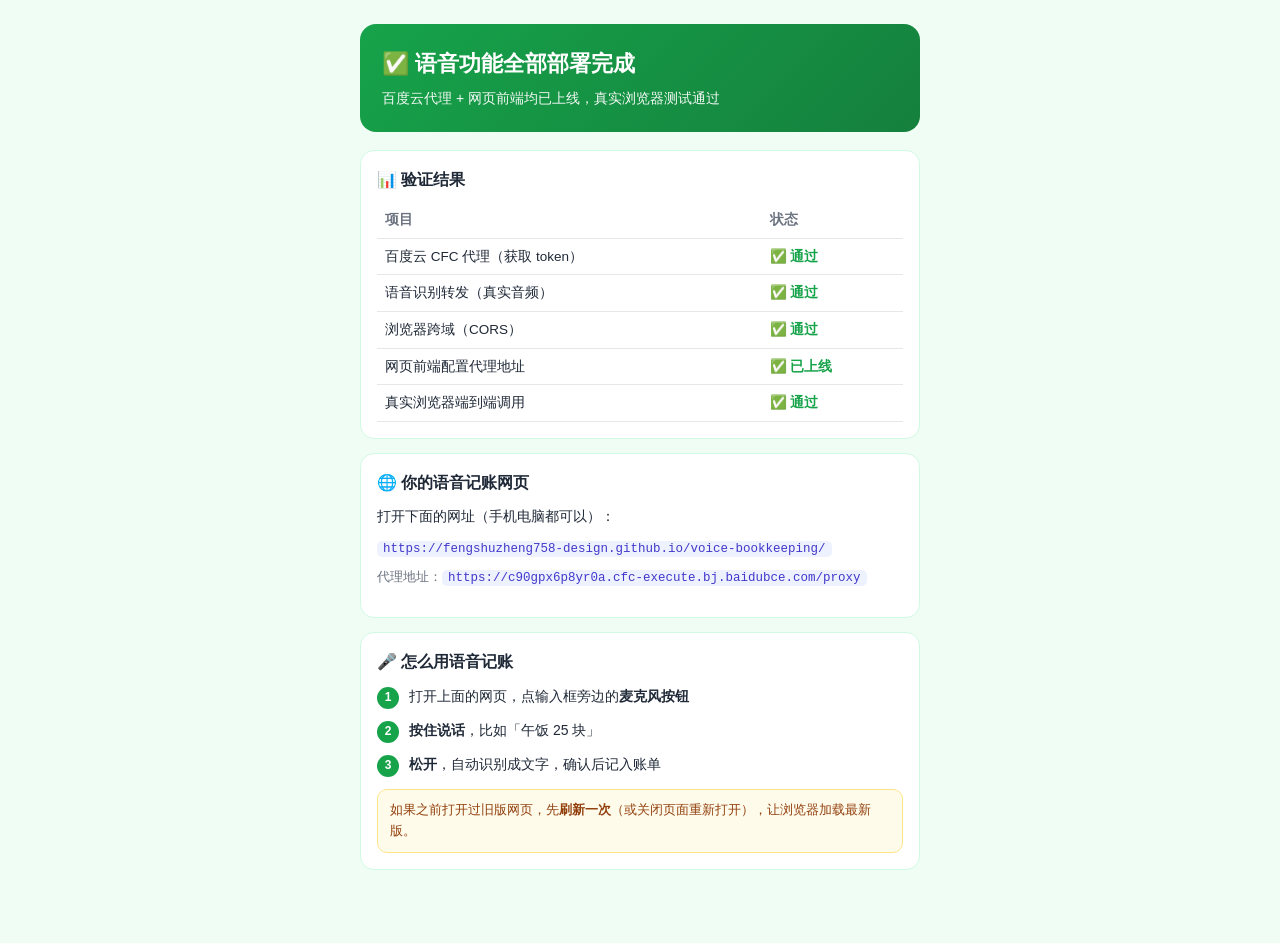
<file: deploy-report.html>
<!DOCTYPE html>
<html lang="zh-CN">
<head>
<meta charset="UTF-8">
<meta name="viewport" content="width=device-width, initial-scale=1.0">
<title>语音记账 · 部署完成报告</title>
<style>
  body{font-family:-apple-system,BlinkMacSystemFont,"PingFang SC","Microsoft YaHei",sans-serif;background:#f0fdf4;color:#1f2937;max-width:560px;margin:0 auto;padding:24px 16px 60px;line-height:1.6}
  .hero{background:linear-gradient(135deg,#16a34a,#15803d);color:#fff;border-radius:16px;padding:22px;margin-bottom:18px}
  .hero h1{margin:0 0 6px;font-size:22px}
  .hero p{margin:0;font-size:14px;opacity:.95}
  .card{background:#fff;border:1px solid #d1fae5;border-radius:14px;padding:16px;margin-bottom:14px}
  .card h2{font-size:16px;margin:0 0 10px}
  table{width:100%;border-collapse:collapse;font-size:13.5px}
  td,th{padding:7px 8px;border-bottom:1px solid #e5e7eb;text-align:left}
  th{color:#6b7280;font-weight:600}
  .ok{color:#16a34a;font-weight:700}
  code{background:#eef2ff;color:#4338ca;padding:1px 6px;border-radius:5px;font-size:12.5px;word-break:break-all}
  .step{display:flex;gap:10px;margin-bottom:10px;font-size:14px}
  .num{background:#16a34a;color:#fff;width:22px;height:22px;border-radius:50%;display:flex;align-items:center;justify-content:center;font-size:12px;font-weight:700;flex-shrink:0;margin-top:2px}
  .warn{background:#fffbeb;border:1px solid #fde68a;border-radius:10px;padding:10px 12px;font-size:13px;color:#92400e;margin-top:12px}
</style>
</head>
<body>

  <div class="hero">
    <h1>✅ 语音功能全部部署完成</h1>
    <p>百度云代理 + 网页前端均已上线，真实浏览器测试通过</p>
  </div>

  <div class="card">
    <h2>📊 验证结果</h2>
    <table>
      <tr><th>项目</th><th>状态</th></tr>
      <tr><td>百度云 CFC 代理（获取 token）</td><td class="ok">✅ 通过</td></tr>
      <tr><td>语音识别转发（真实音频）</td><td class="ok">✅ 通过</td></tr>
      <tr><td>浏览器跨域（CORS）</td><td class="ok">✅ 通过</td></tr>
      <tr><td>网页前端配置代理地址</td><td class="ok">✅ 已上线</td></tr>
      <tr><td>真实浏览器端到端调用</td><td class="ok">✅ 通过</td></tr>
    </table>
  </div>

  <div class="card">
    <h2>🌐 你的语音记账网页</h2>
    <p style="font-size:14px;margin:0 0 6px">打开下面的网址（手机电脑都可以）：</p>
    <code>https://fengshuzheng758-design.github.io/voice-bookkeeping/</code>
    <p style="font-size:13px;color:#6b7280;margin-top:8px">代理地址：<code>https://c90gpx6p8yr0a.cfc-execute.bj.baidubce.com/proxy</code></p>
  </div>

  <div class="card">
    <h2>🎤 怎么用语音记账</h2>
    <div class="step"><div class="num">1</div><div>打开上面的网页，点输入框旁边的<b>麦克风按钮</b></div></div>
    <div class="step"><div class="num">2</div><div><b>按住说话</b>，比如「午饭 25 块」</div></div>
    <div class="step"><div class="num">3</div><div><b>松开</b>，自动识别成文字，确认后记入账单</div></div>
    <div class="warn">如果之前打开过旧版网页，先<b>刷新一次</b>（或关闭页面重新打开），让浏览器加载最新版。</div>
  </div>

</body>
</html>
</file>
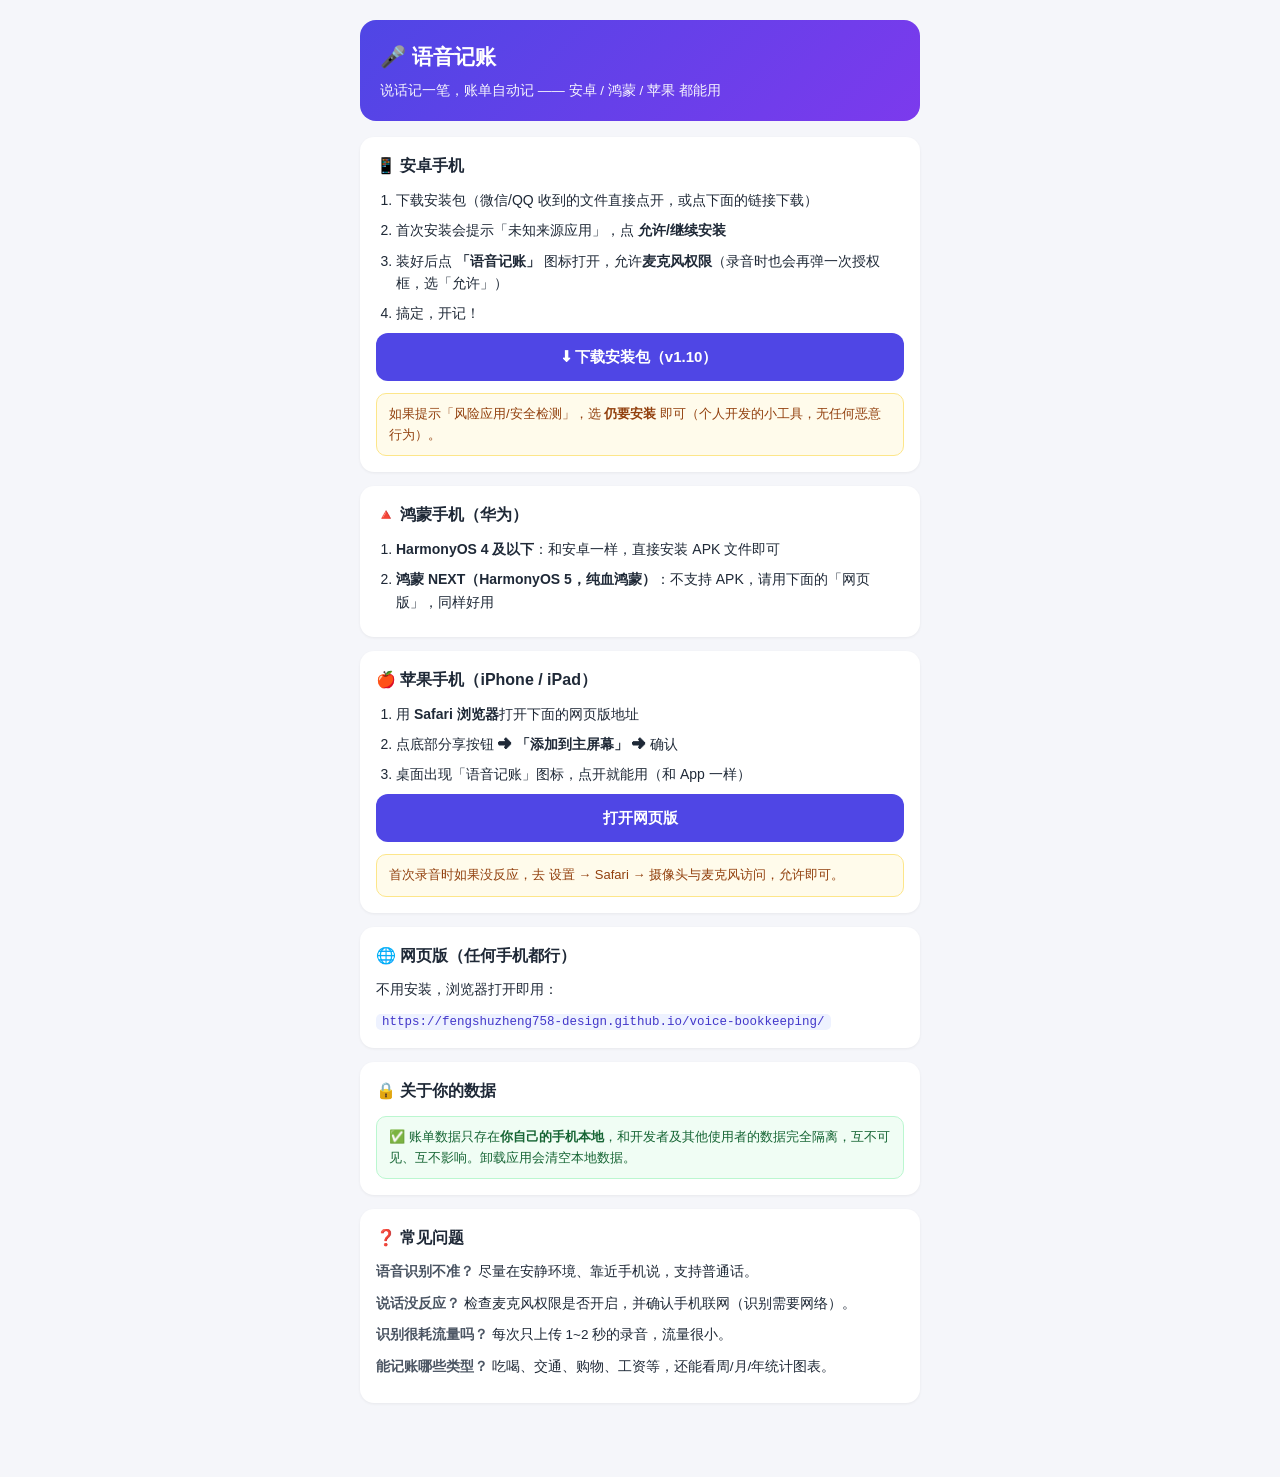
<file: 语音记账-安装指南.html>
<!DOCTYPE html>
<html lang="zh-CN">
<head>
<meta charset="UTF-8">
<meta name="viewport" content="width=device-width, initial-scale=1.0">
<title>语音记账 · 安装指南</title>
<style>
  body{font-family:-apple-system,BlinkMacSystemFont,"PingFang SC","Microsoft YaHei",sans-serif;background:#f5f6fa;color:#1f2937;max-width:560px;margin:0 auto;padding:20px 16px 60px;line-height:1.6}
  .hd{background:linear-gradient(135deg,#4f46e5,#7c3aed);color:#fff;border-radius:16px;padding:20px;margin-bottom:16px}
  .hd h1{margin:0 0 6px;font-size:21px}
  .hd p{margin:0;font-size:13.5px;opacity:.95}
  .card{background:#fff;border-radius:14px;padding:16px;margin-bottom:14px;box-shadow:0 1px 3px rgba(0,0,0,.06)}
  .card h2{font-size:16px;margin:0 0 10px}
  .card h2 .tag{display:inline-block;background:#eef2ff;color:#4338ca;font-size:12px;border-radius:8px;padding:1px 8px;margin-left:4px}
  ol{padding-left:20px;margin:0;font-size:14px}
  ol li{margin-bottom:8px}
  code{background:#eef2ff;color:#4338ca;padding:1px 6px;border-radius:5px;font-size:12.5px;word-break:break-all}
  .tip{background:#fffbeb;border:1px solid #fde68a;border-radius:10px;padding:10px 12px;font-size:13px;color:#92400e;margin-top:12px}
  .good{background:#f0fdf4;border:1px solid #bbf7d0;border-radius:10px;padding:10px 12px;font-size:13px;color:#166534;margin-top:12px}
  .btn{display:block;text-align:center;background:#4f46e5;color:#fff;text-decoration:none;font-size:15px;font-weight:600;padding:12px;border-radius:12px;margin:6px 0}
  .qa{font-size:13.5px;margin-bottom:10px}
  .qa b{color:#4b5563}
</style>
</head>
<body>

  <div class="hd">
    <h1>🎤 语音记账</h1>
    <p>说话记一笔，账单自动记 —— 安卓 / 鸿蒙 / 苹果 都能用</p>
  </div>

  <div class="card">
    <h2>📱 安卓手机</h2>
    <ol>
      <li>下载安装包（微信/QQ 收到的文件直接点开，或点下面的链接下载）</li>
      <li>首次安装会提示「未知来源应用」，点 <b>允许/继续安装</b></li>
      <li>装好后点 <b>「语音记账」</b> 图标打开，允许<b>麦克风权限</b>（录音时也会再弹一次授权框，选「允许」）</li>
      <li>搞定，开记！</li>
    </ol>
    <a class="btn" href="https://cdn.jsdelivr.net/gh/fengshuzheng758-design/voice-bookkeeping@ab886c0/apk/yuyin-jizhang.apk">⬇ 下载安装包（v1.10）</a>
    <div class="tip">如果提示「风险应用/安全检测」，选 <b>仍要安装</b> 即可（个人开发的小工具，无任何恶意行为）。</div>
  </div>

  <div class="card">
    <h2>🔺 鸿蒙手机（华为）</h2>
    <ol>
      <li><b>HarmonyOS 4 及以下</b>：和安卓一样，直接安装 APK 文件即可</li>
      <li><b>鸿蒙 NEXT（HarmonyOS 5，纯血鸿蒙）</b>：不支持 APK，请用下面的「网页版」，同样好用</li>
    </ol>
  </div>

  <div class="card">
    <h2>🍎 苹果手机（iPhone / iPad）</h2>
    <ol>
      <li>用 <b>Safari 浏览器</b>打开下面的网页版地址</li>
      <li>点底部分享按钮 ➜ <b>「添加到主屏幕」</b> ➜ 确认</li>
      <li>桌面出现「语音记账」图标，点开就能用（和 App 一样）</li>
    </ol>
    <a class="btn" href="https://fengshuzheng758-design.github.io/voice-bookkeeping/">打开网页版</a>
    <div class="tip">首次录音时如果没反应，去 设置 → Safari → 摄像头与麦克风访问，允许即可。</div>
  </div>

  <div class="card">
    <h2>🌐 网页版（任何手机都行）</h2>
    <p style="font-size:14px;margin:0 0 6px">不用安装，浏览器打开即用：</p>
    <code>https://fengshuzheng758-design.github.io/voice-bookkeeping/</code>
  </div>

  <div class="card">
    <h2>🔒 关于你的数据</h2>
    <div class="good">✅ 账单数据只存在<b>你自己的手机本地</b>，和开发者及其他使用者的数据完全隔离，互不可见、互不影响。卸载应用会清空本地数据。</div>
  </div>

  <div class="card">
    <h2>❓ 常见问题</h2>
    <div class="qa"><b>语音识别不准？</b> 尽量在安静环境、靠近手机说，支持普通话。</div>
    <div class="qa"><b>说话没反应？</b> 检查麦克风权限是否开启，并确认手机联网（识别需要网络）。</div>
    <div class="qa"><b>识别很耗流量吗？</b> 每次只上传 1~2 秒的录音，流量很小。</div>
    <div class="qa"><b>能记账哪些类型？</b> 吃喝、交通、购物、工资等，还能看周/月/年统计图表。</div>
  </div>

</body>
</html>
</file>
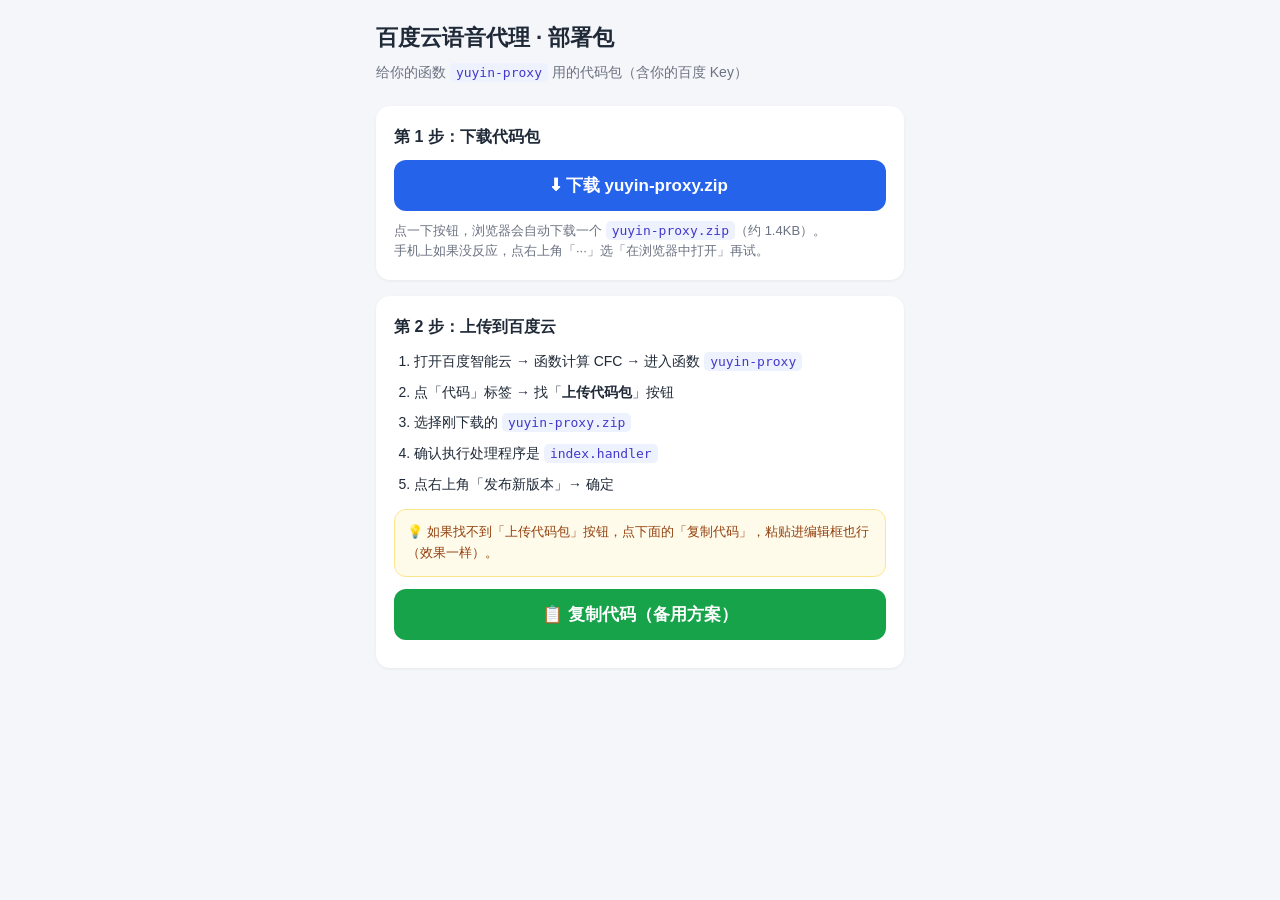
<file: baidu-asr-proxy/deploy-page.html>
<!DOCTYPE html>
<html lang="zh-CN">
<head>
<meta charset="UTF-8">
<meta name="viewport" content="width=device-width, initial-scale=1.0">
<title>百度云语音代理 · 部署包</title>
<style>
  :root {
    --bg: #f5f6fa;
    --card: #ffffff;
    --text: #1f2937;
    --sub: #6b7280;
    --primary: #2563eb;
    --primary-dark: #1d4ed8;
    --success: #16a34a;
    --border: #e5e7eb;
    --radius: 14px;
  }
  * { box-sizing: border-box; margin: 0; padding: 0; }
  body {
    font-family: -apple-system, BlinkMacSystemFont, "PingFang SC", "Microsoft YaHei", sans-serif;
    background: var(--bg);
    color: var(--text);
    padding: 20px 16px 60px;
    max-width: 560px;
    margin: 0 auto;
    line-height: 1.6;
  }
  h1 { font-size: 22px; margin-bottom: 6px; }
  .sub { color: var(--sub); font-size: 14px; margin-bottom: 22px; }
  .card {
    background: var(--card);
    border-radius: var(--radius);
    padding: 18px;
    margin-bottom: 16px;
    box-shadow: 0 1px 3px rgba(0,0,0,.06);
  }
  .card h2 { font-size: 16px; margin-bottom: 10px; }
  .btn {
    display: block;
    width: 100%;
    padding: 14px;
    border: none;
    border-radius: 12px;
    font-size: 17px;
    font-weight: 600;
    color: #fff;
    background: var(--primary);
    cursor: pointer;
    -webkit-tap-highlight-color: transparent;
  }
  .btn:active { transform: scale(.98); }
  .btn.green { background: var(--success); }
  .btn + .btn { margin-top: 10px; }
  .hint { font-size: 13px; color: var(--sub); margin-top: 10px; }
  .ok { color: var(--success); font-weight: 600; }
  ol { padding-left: 20px; }
  ol li { margin-bottom: 8px; font-size: 14px; }
  code { background: #eef2ff; color: #4338ca; padding: 2px 6px; border-radius: 5px; font-size: 13px; }
  .warn { background: #fffbeb; border: 1px solid #fde68a; border-radius: 12px; padding: 12px; font-size: 13px; color: #92400e; margin-top: 14px; }
</style>
</head>
<body>

  <h1>百度云语音代理 · 部署包</h1>
  <div class="sub">给你的函数 <code>yuyin-proxy</code> 用的代码包（含你的百度 Key）</div>

  <div class="card">
    <h2>第 1 步：下载代码包</h2>
    <button class="btn" id="dl">⬇ 下载 yuyin-proxy.zip</button>
    <div class="hint" id="dlHint">点一下按钮，浏览器会自动下载一个 <code>yuyin-proxy.zip</code>（约 1.4KB）。<br>
    手机上如果没反应，点右上角「···」选「在浏览器中打开」再试。</div>
  </div>

  <div class="card">
    <h2>第 2 步：上传到百度云</h2>
    <ol>
      <li>打开百度智能云 → 函数计算 CFC → 进入函数 <code>yuyin-proxy</code></li>
      <li>点「代码」标签 → 找「<b>上传代码包</b>」按钮</li>
      <li>选择刚下载的 <code>yuyin-proxy.zip</code></li>
      <li>确认执行处理程序是 <code>index.handler</code></li>
      <li>点右上角「发布新版本」→ 确定</li>
    </ol>
    <div class="warn">💡 如果找不到「上传代码包」按钮，点下面的「复制代码」，粘贴进编辑框也行（效果一样）。</div>
    <button class="btn green" id="cp" style="margin-top:12px;">📋 复制代码（备用方案）</button>
    <div class="hint" id="cpHint"></div>
  </div>

<script>
(function () {
  var B64 = "UEsDBBQAAAAIAO6wBV3PqW/nvwQAAFsKAAAIABwAaW5kZXgucHlVVAkAA59Dc2qfQ3NqdXgLAAEE" +
"AAAAAAQAAAAAvVbdT9tWFH/PX3EF0hx3iRNa1qFM0ZSFZDDUgvjQtqfIsS+JIfF17r2GhCgSassE" +
"0qq22peY0JDGRHkptNo6KtZu/wwOyVP/hZ1rO4mdtF2f5hf73nvO73z9zrkeR/FrcaQR3TBLKWTz" +
"1fiU2ImMo87Zk+7h753Tp50/jlEcXe3/7Vwct/cvOndfXV48Qtl81he5/Ovo6uE3r1/udrfvdHfu" +
"o4RFSb2BnPs/XL7Y7pyfXX3/7PXLPUBs7223D/Y6Z+ftZ3e6d185Dx45u09RmXOLpRKJer2uaKta" +
"HNexZnOsFNeUomrodlHDikaqHqrrl9C/fPWd8+IYqRo3iImcJz+1T5873144u+DIz80xb38sNcbJ" +
"OjbHWqi9+yMKbFOskZJpbOGxGFIUpRWJGFWLUI7WGDF73zatVIyiQnHNxowP7VoqZTgS+SwzO71S" +
"yCzMFuZyX6M0kj6+nZ/KF+lXU1ul/M3phXyVlbbKmekvJV90KZddzC33pHVWnWUrtDZ54/OZuVJ9" +
"bV2t8y+2ZiZ4bbY8s7JRkyKR7PziUmEml5nOLS6BSjOC4JEymoYZi2eJySmpxDOVCtmMz1OjZJhS" +
"CknXpNg75G5hXiY6E4IL80vLMTS/sDw7f3vpnUozWNUxdZXEATZ5fLlh4bfo3FLr8UwJC+mpm5PJ" +
"pBSBHEd0vIrKqqlXMI3iDYCIAfUAq87llAvDacP7EM84cn67B9TquYe6v95rH217BAC+tZ8/6Dze" +
"dfZPOucnzuGhc7rn7Jy0D4AEfzr/7HQPtgXtemCCZoWqGzhk0TWulDCPSuLAS4gUQ5IkI0KDx9XA" +
"UR/MWA3iKbZlQUAySkNFe6kchCEeirlNTXgxK9psxdD1ZDKGDFYgliAkSy9TG8uRQOSdx0ftXx72" +
"ud4/KRK9EfZf7HheS82WFHTRYIbJuGpqOCqEYohxKof90lWuApxgvVIhqs5cyUGguMLwGzWE2MBf" +
"vw3T7qnnlrfl5y3oVU8WcuU251CmVMsorONGGMsy5rAfZKjhQpoMa5DmEWVve0h/0IUhCOht0PU4" +
"IWaSaljhIURUm5cT15VkwvX90xJVTV7g0AdprWJATQpgTIe3oVaYFML2H+kDX9DQ081Wb+E5CRuS" +
"rKwSWlV5dEQ5OHiUmk04jvrJkmNvOhzkQ5ZDYJsGLw8NNwWWxMJmFN4xxI0qJjZPT3wkI5Uhmhrx" +
"BYhsV3iYORTAVD0qKzoMVx1HJfc2kYaMBzvBQ3krPfpDeogiltoQFnvWdbtqsagouKxgM2R6yHIN" +
"VIbiXvTeo9nuc2CD+BxwCcAw3cC0AIkHagubad+b2AhC2RuY6WZ4XsJEVC2rYmiqCDQhQpBa718g" +
"WA8KdCP5PxcoNMckTGnBJBBRfAL6XKzgthMB2ua6STZNv5iwgT70v2H2TSYnPYu4rmGLo5z7EkWH" +
"UALT5j1teX8bsEGoZwimXBTLkFLvvnH1RaXE/FO5zdLDwzcPvYr9wegXrX/RulT4r/p9grSyaDye" +
"9jLqcaEVBIQ7AnzA0eBt7mXBHdQ9X0aib0qe01koGJh2XZfK/as4CAcH7l0ADkqe7R7GIJIQmLcY" +
"EDeA638FznzooY6LIWwym+KCyjTD8DPpR/8vUEsBAh4DFAAAAAgA7rAFXc+pb+e/BAAAWwoAAAgA" +
"GAAAAAAAAQAAAKSBAAAAAGluZGV4LnB5VVQFAAOfQ3NqdXgLAAEEAAAAAAQAAAAAUEsFBgAAAAAB" +
"AAEATgAAAAEFAAAAAA==";

  var CODE = [
"# -*- coding: utf-8 -*-",
"# 语音记账 - 百度智能云 CFC 语音代理（适配 /proxy 单一路由）",
"# 所有请求都发到 https://xxx.cfc-execute.bj.baidubce.com/proxy",
"# 请求体带 action 字段区分：{\"action\":\"token\"} 或 {\"action\":\"recognize\", ...}",
"",
"import json",
"import urllib.request",
"import urllib.parse",
"",
"BAIDU_API_KEY = '7NF8FbrX8zgF6DPFmsgzhADW'",
"BAIDU_SECRET_KEY = 'dsmIsUrq43GHKgxjkaxtJzH1tqIhHUvq'",
"",
"CORS_HEADERS = {",
"    'Access-Control-Allow-Origin': '*',",
"    'Access-Control-Allow-Methods': 'POST, OPTIONS',",
"    'Access-Control-Allow-Headers': 'Content-Type',",
"    'Access-Control-Max-Age': '86400'",
"}",
"",
"",
"def handler(event, context):",
"    try:",
"        # 处理 OPTIONS 预检请求（浏览器跨域安全机制必需）",
"        http_method = event.get('httpMethod', '') or event.get('method', '')",
"        if http_method.upper() == 'OPTIONS':",
"            return resp({}, 200, is_options=True)",
"",
"        # 解析请求体",
"        body = event.get('body') or '{}'",
"        if isinstance(body, str):",
"            data = json.loads(body)",
"        else:",
"            data = body",
"",
"        action = data.get('action', '')",
"",
"        if action == 'token':",
"            api_key = data.get('apiKey') or BAIDU_API_KEY",
"            secret_key = data.get('secretKey') or BAIDU_SECRET_KEY",
"            url = ('https://aip.baidubce.com/oauth/2.0/token?grant_type=client_credentials'",
"                   '&client_id={}&client_secret={}').format(",
"                urllib.parse.quote(api_key), urllib.parse.quote(secret_key))",
"            with urllib.request.urlopen(url, timeout=15) as r:",
"                result = json.loads(r.read().decode('utf-8'))",
"            return resp(result)",
"",
"        if action == 'recognize':",
"            payload = json.dumps(data).encode('utf-8')",
"            req = urllib.request.Request(",
"                'https://vop.baidu.com/server_api', data=payload,",
"                headers={'Content-Type': 'application/json'})",
"            with urllib.request.urlopen(req, timeout=30) as r:",
"                result = json.loads(r.read().decode('utf-8'))",
"            return resp(result)",
"",
"        return resp({'err_no': -1, 'err_msg': 'unknown action: ' + action}, 404)",
"    except Exception as e:",
"        return resp({'err_no': -1, 'err_msg': 'proxy error: ' + str(e)})",
"",
"",
"def resp(data, status=200, is_options=False):",
"    headers = {",
"        'Content-Type': 'application/json; charset=utf-8',",
"    }",
"    headers.update(CORS_HEADERS)",
"    if is_options:",
"        return {'statusCode': 200, 'headers': CORS_HEADERS, 'body': ''}",
"    return {",
"        'statusCode': status,",
"        'headers': headers,",
"        'body': json.dumps(data, ensure_ascii=False)",
"    }"
  ].join("\n");

  function b64ToBytes(b64) {
    var bin = atob(b64);
    var len = bin.length;
    var bytes = new Uint8Array(len);
    for (var i = 0; i < len; i++) bytes[i] = bin.charCodeAt(i);
    return bytes;
  }

  document.getElementById("dl").addEventListener("click", function () {
    try {
      var bytes = b64ToBytes(B64);
      var blob = new Blob([bytes], { type: "application/zip" });
      var url = URL.createObjectURL(blob);
      var a = document.createElement("a");
      a.href = url;
      a.download = "yuyin-proxy.zip";
      document.body.appendChild(a);
      a.click();
      setTimeout(function () { URL.revokeObjectURL(url); a.remove(); }, 1500);
      document.getElementById("dlHint").innerHTML = '<span class="ok">✓ 已开始下载 yuyin-proxy.zip</span>，去「下载/文件管理」里找它。';
    } catch (e) {
      document.getElementById("dlHint").innerHTML = "下载失败：" + e.message;
    }
  });

  document.getElementById("cp").addEventListener("click", function () {
    var done = false;
    function fallback() {
      var ta = document.createElement("textarea");
      ta.value = CODE;
      ta.style.position = "fixed";
      ta.style.opacity = "0";
      document.body.appendChild(ta);
      ta.select();
      try { document.execCommand("copy"); done = true; } catch (e) {}
      ta.remove();
    }
    if (navigator.clipboard && navigator.clipboard.writeText) {
      navigator.clipboard.writeText(CODE).then(function () {
        document.getElementById("cpHint").innerHTML = '<span class="ok">✓ 代码已复制！</span>去百度云编辑框里长按 → 粘贴。';
      }, fallback);
    } else {
      fallback();
    }
    if (done) document.getElementById("cpHint").innerHTML = '<span class="ok">✓ 代码已复制！</span>去百度云编辑框里长按 → 粘贴。';
  });
})();
</script>
</body>
</html>
</file>
